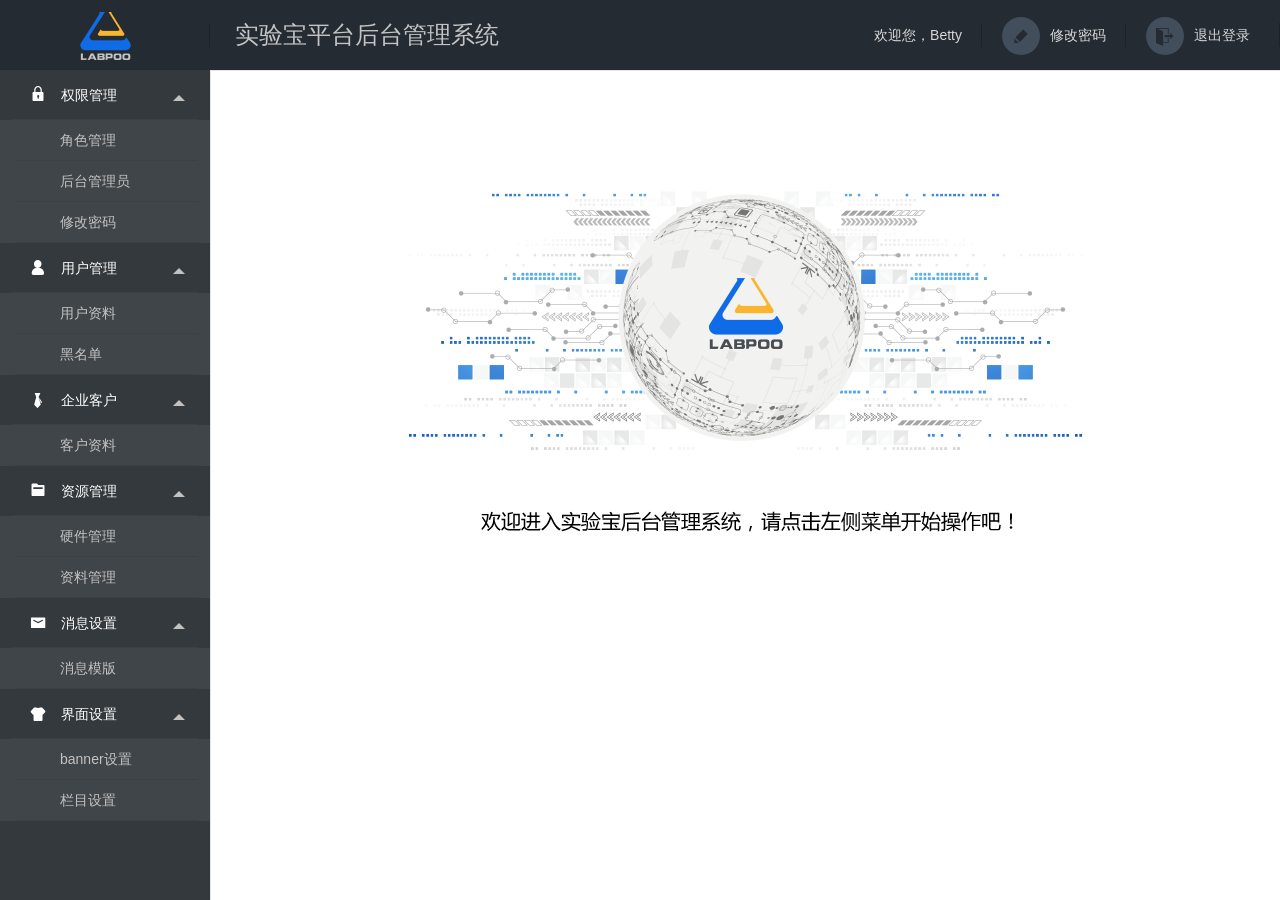
<file: index.html>
<!DOCTYPE html>
<html>
<head>
  <meta charset="utf-8">
  <meta name="viewport" content="width=device-width, initial-scale=1, maximum-scale=1">
  <title>实验宝平台后台管理系统</title>
  <link rel="stylesheet" href="layui/css/layui.css">
  <link rel="stylesheet" href="css/frame.css">
</head>
<body>
<!--header 导航栏-->
<header class="layui-layout layui-layout-admin">
  <div class="layui-header lps-header header header-demo">
    <div class="layui-main">
      <a class="logo" href="/">
        <img src="img/logo.png" alt="layui">
      </a>
      <h2 class="title">实验宝平台后台管理系统</h2>
      <ul class="lps-nav">
        <li>欢迎您，Betty</li>
        <li><span><i class="iconfont icon-moban162"></i></span><span>修改密码</span></li>
        <li onclick="window.location.href='login.html'"><span><i class="iconfont icon-tuichu"></i></span><span>退出登录</span></li>
      </ul>
    </div>
  </div>
</header>

<!--menu 左侧菜单-->
<nav class="lps-menu">
  <ul class="layui-nav layui-nav-tree" lay-filter="menu">
    <li class="layui-nav-item layui-nav-itemed">
      <a href="javascript:;">
        <i class="iconfont icon-suo"></i><span class="menu-title">权限管理</span>
      </a>
      <dl class="layui-nav-child">
        <dd lps-menu="test.html"><a href="javascript:;">角色管理</a></dd>
        <dd lps-menu="test.html"><a href="javascript:;">后台管理员</a></dd>
        <dd lps-menu="test.html"><a href="javascript:;">修改密码</a></dd>
      </dl>
    </li>
    <li class="layui-nav-item layui-nav-itemed">
      <a href="javascript:;">
        <i class="iconfont icon-yonghu"></i><span class="menu-title">用户管理</span>
      </a>
      <dl class="layui-nav-child">
        <dd><a href="javascript:;">用户资料</a></dd>
        <dd><a href="javascript:;">黑名单</a></dd>
      </dl>
    </li>
    <li class="layui-nav-item layui-nav-itemed">
      <a href="javascript:;">
        <i class="iconfont icon-augiclingdaihou"></i><span class="menu-title">企业客户</span>
      </a>
      <dl class="layui-nav-child">
        <dd><a href="javascript:;">客户资料</a></dd>
      </dl>
    </li>
    <li class="layui-nav-item layui-nav-itemed">
      <a href="javascript:;">
        <i class="iconfont icon-file"></i><span class="menu-title">资源管理</span>
      </a>
      <dl class="layui-nav-child">
        <dd><a href="javascript:;">硬件管理</a></dd>
        <dd><a href="javascript:;">资料管理</a></dd>
      </dl>
    </li>
    <li class="layui-nav-item layui-nav-itemed">
      <a href="javascript:;">
        <i class="iconfont icon-xiaoxi"></i><span class="menu-title">消息设置</span>
      </a>
      <dl class="layui-nav-child">
        <dd><a href="javascript:;">消息模版</a></dd>
      </dl>
    </li>
    <li class="layui-nav-item layui-nav-itemed">
      <a href="javascript:;">
        <i class="iconfont icon-yifu"></i><span class="menu-title">界面设置</span>
      </a>
      <dl class="layui-nav-child">
        <dd><a href="javascript:;">banner设置</a></dd>
        <dd><a href="javascript:;">栏目设置</a></dd>
      </dl>
    </li>
  </ul>
</nav>

<div class="lps-module">
  <div class="lps-breadcrumb">
    <span class="layui-breadcrumb">
      <a href="javascript:void(0);">权限管理</a>
      <a><cite>后台管理员</cite></a>
    </span>
  </div>
  <div class="lps-iframe">
    <iframe id="lps-iframe" src="pages/welcome.html"></iframe>
  </div>
</div>

<script src="layui/layui.js"></script>
<script src="js/underscore-min.js"></script>
<script src="js/frame.js"></script>
</body>
</html>
</file>
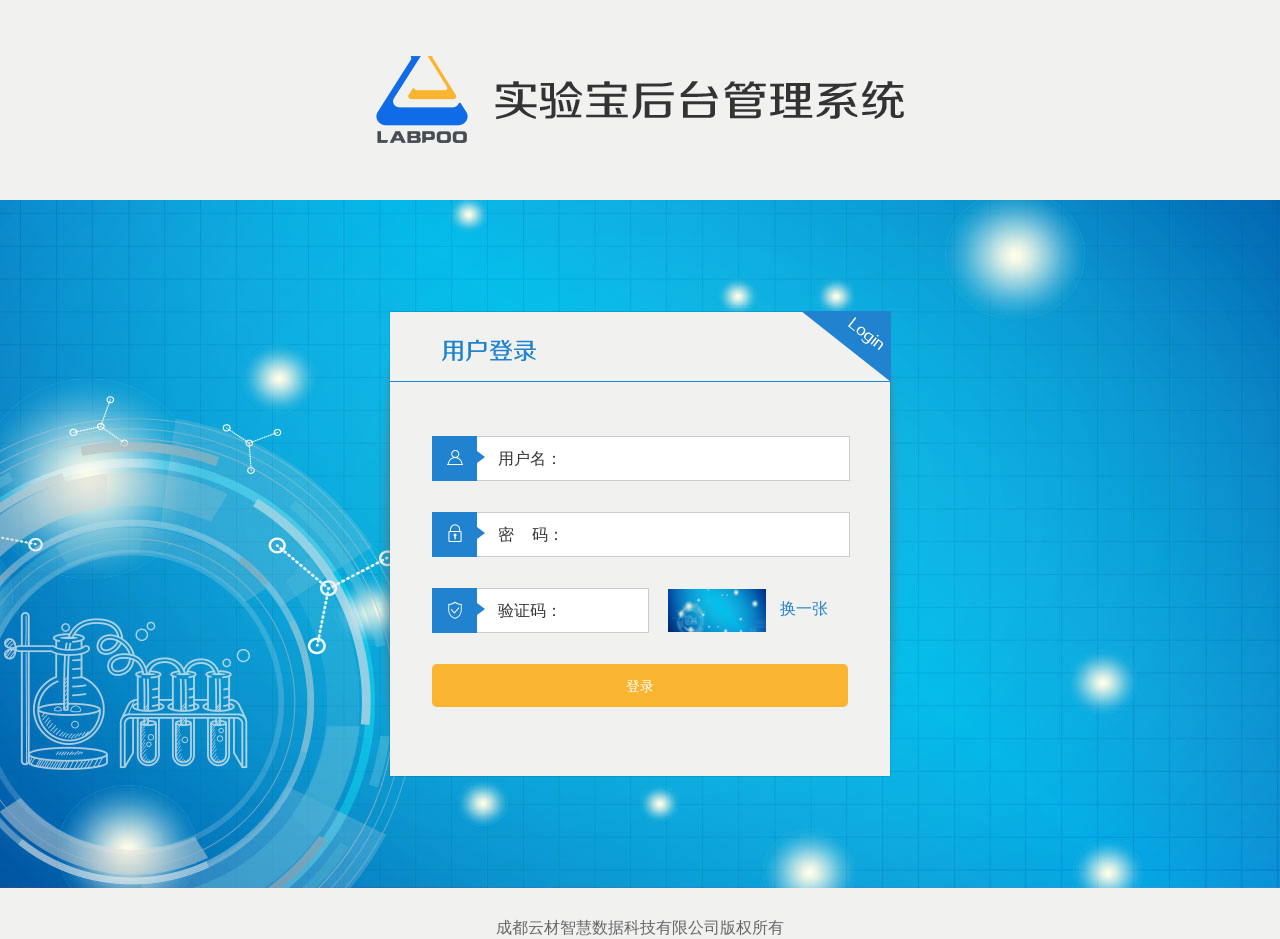
<file: login.html>
<!DOCTYPE html>
<html lang="en">
<head>
  <meta charset="utf-8">
  <meta name="viewport" content="width=device-width, initial-scale=1, maximum-scale=1">
  <title>登录-实验宝平台后台管理系统</title>
  <link rel="stylesheet" href="layui/css/layui.css">
  <link rel="stylesheet" href="font/iconfont.css">
  <link rel="stylesheet" href="css/login.css">
</head>
<body>
<div class="login-logo">
  <i></i>
</div>
<div class="login-middle">
  <div class="content">
    <ul>
      <li>
        <span class="input-label"><i class="iconfont icon-yonghu1"></i></span>
        <span class="input-title">用户名：</span>
        <input type="text" class="input-box" placeholder="">
      </li>
      <li>
        <span class="input-label"><i class="iconfont icon-suo1"></i></span>
        <span class="input-title">密 &nbsp;&nbsp; 码：</span>
        <input type="password" class="input-box" placeholder="">
      </li>
      <li class="code-box">
        <span class="input-label"><i class="iconfont icon-dunpai" style="font-size: 16px"></i></span>
        <span class="input-title">验证码：</span>
        <input type="text" class="input-box" placeholder="">
        <div class="code">
          <img src="img/login-back.jpg">
          <span>换一张</span>
        </div>
      </li>
      <li class="btn-login" onclick="window.location.href='index.html'">登录</li>
    </ul>
  </div>
</div>

<h5 class="login-footer">成都云材智慧数据科技有限公司版权所有</h5>
</body>
</html>
</file>
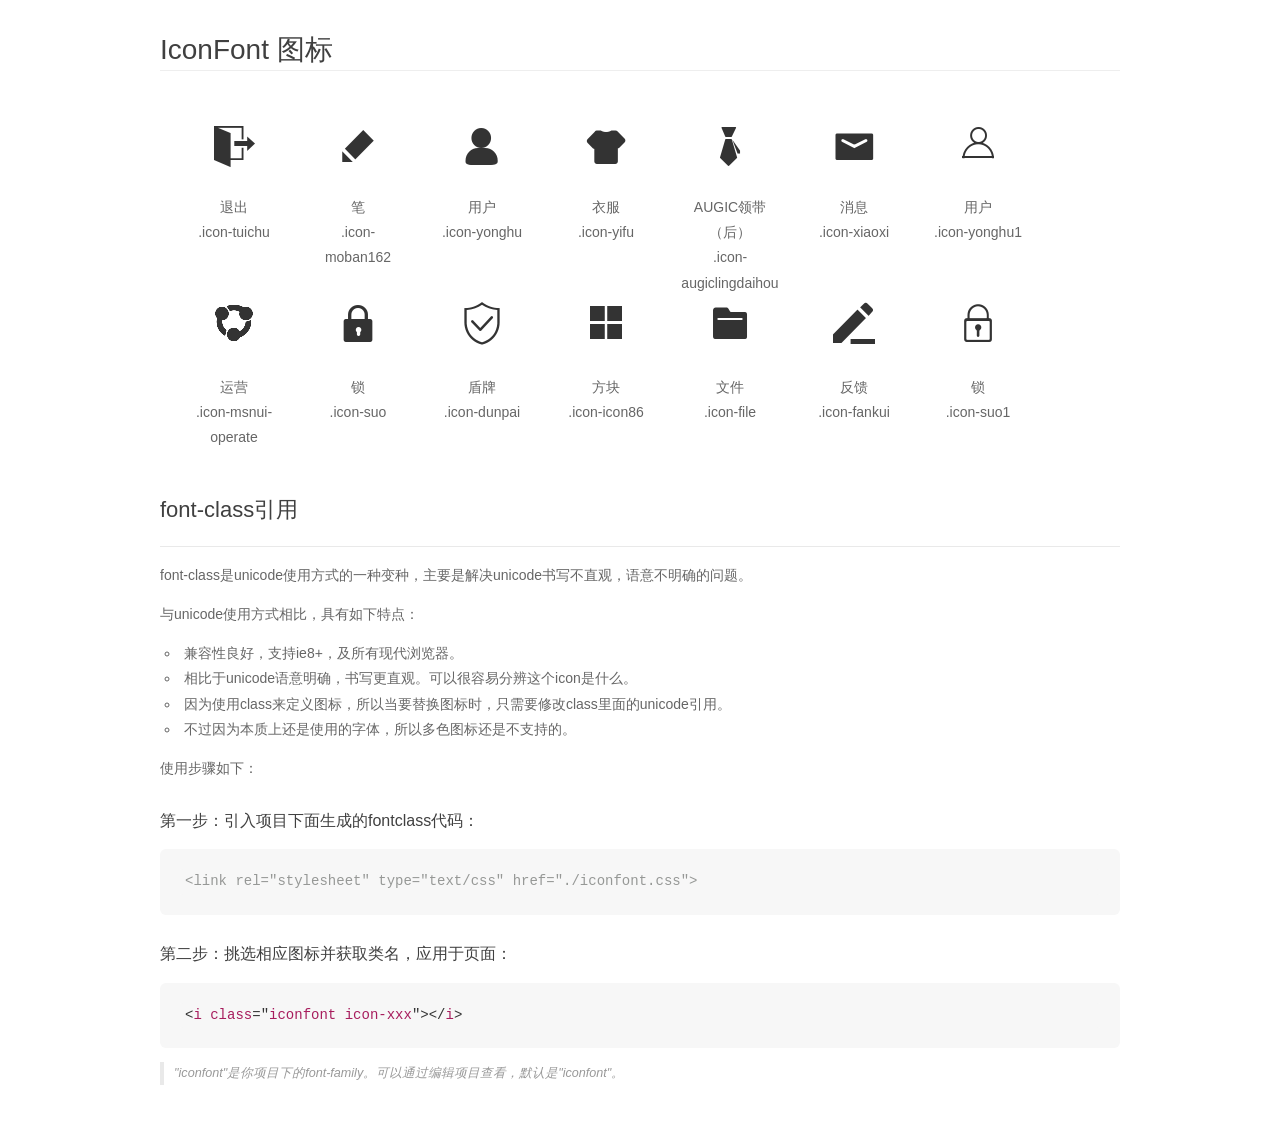
<file: font/demo_fontclass.html>
<!DOCTYPE html>
<html>
<head>
    <meta charset="utf-8"/>
    <title>IconFont</title>
    <link rel="stylesheet" href="demo.css">
    <link rel="stylesheet" href="iconfont.css">
</head>
<body>
    <div class="main markdown">
        <h1>IconFont 图标</h1>
        <ul class="icon_lists clear">
            
                <li>
                <i class="icon iconfont icon-tuichu"></i>
                    <div class="name">退出</div>
                    <div class="fontclass">.icon-tuichu</div>
                </li>
            
                <li>
                <i class="icon iconfont icon-moban162"></i>
                    <div class="name">笔</div>
                    <div class="fontclass">.icon-moban162</div>
                </li>
            
                <li>
                <i class="icon iconfont icon-yonghu"></i>
                    <div class="name">用户</div>
                    <div class="fontclass">.icon-yonghu</div>
                </li>
            
                <li>
                <i class="icon iconfont icon-yifu"></i>
                    <div class="name">衣服</div>
                    <div class="fontclass">.icon-yifu</div>
                </li>
            
                <li>
                <i class="icon iconfont icon-augiclingdaihou"></i>
                    <div class="name">AUGIC领带（后）</div>
                    <div class="fontclass">.icon-augiclingdaihou</div>
                </li>
            
                <li>
                <i class="icon iconfont icon-xiaoxi"></i>
                    <div class="name">消息</div>
                    <div class="fontclass">.icon-xiaoxi</div>
                </li>
            
                <li>
                <i class="icon iconfont icon-yonghu1"></i>
                    <div class="name">用户</div>
                    <div class="fontclass">.icon-yonghu1</div>
                </li>
            
                <li>
                <i class="icon iconfont icon-msnui-operate"></i>
                    <div class="name">运营</div>
                    <div class="fontclass">.icon-msnui-operate</div>
                </li>
            
                <li>
                <i class="icon iconfont icon-suo"></i>
                    <div class="name">锁</div>
                    <div class="fontclass">.icon-suo</div>
                </li>
            
                <li>
                <i class="icon iconfont icon-dunpai"></i>
                    <div class="name">盾牌</div>
                    <div class="fontclass">.icon-dunpai</div>
                </li>
            
                <li>
                <i class="icon iconfont icon-icon86"></i>
                    <div class="name">方块</div>
                    <div class="fontclass">.icon-icon86</div>
                </li>
            
                <li>
                <i class="icon iconfont icon-file"></i>
                    <div class="name">文件</div>
                    <div class="fontclass">.icon-file</div>
                </li>
            
                <li>
                <i class="icon iconfont icon-fankui"></i>
                    <div class="name">反馈</div>
                    <div class="fontclass">.icon-fankui</div>
                </li>
            
                <li>
                <i class="icon iconfont icon-suo1"></i>
                    <div class="name">锁</div>
                    <div class="fontclass">.icon-suo1</div>
                </li>
            
        </ul>

        <h2 id="font-class-">font-class引用</h2>
        <hr>

        <p>font-class是unicode使用方式的一种变种，主要是解决unicode书写不直观，语意不明确的问题。</p>
        <p>与unicode使用方式相比，具有如下特点：</p>
        <ul>
        <li>兼容性良好，支持ie8+，及所有现代浏览器。</li>
        <li>相比于unicode语意明确，书写更直观。可以很容易分辨这个icon是什么。</li>
        <li>因为使用class来定义图标，所以当要替换图标时，只需要修改class里面的unicode引用。</li>
        <li>不过因为本质上还是使用的字体，所以多色图标还是不支持的。</li>
        </ul>
        <p>使用步骤如下：</p>
        <h3 id="-fontclass-">第一步：引入项目下面生成的fontclass代码：</h3>


        <pre><code class="lang-js hljs javascript"><span class="hljs-comment">&lt;link rel="stylesheet" type="text/css" href="./iconfont.css"&gt;</span></code></pre>
        <h3 id="-">第二步：挑选相应图标并获取类名，应用于页面：</h3>
        <pre><code class="lang-css hljs">&lt;<span class="hljs-selector-tag">i</span> <span class="hljs-selector-tag">class</span>="<span class="hljs-selector-tag">iconfont</span> <span class="hljs-selector-tag">icon-xxx</span>"&gt;&lt;/<span class="hljs-selector-tag">i</span>&gt;</code></pre>
        <blockquote>
        <p>"iconfont"是你项目下的font-family。可以通过编辑项目查看，默认是"iconfont"。</p>
        </blockquote>
    </div>
</body>
</html>
</file>
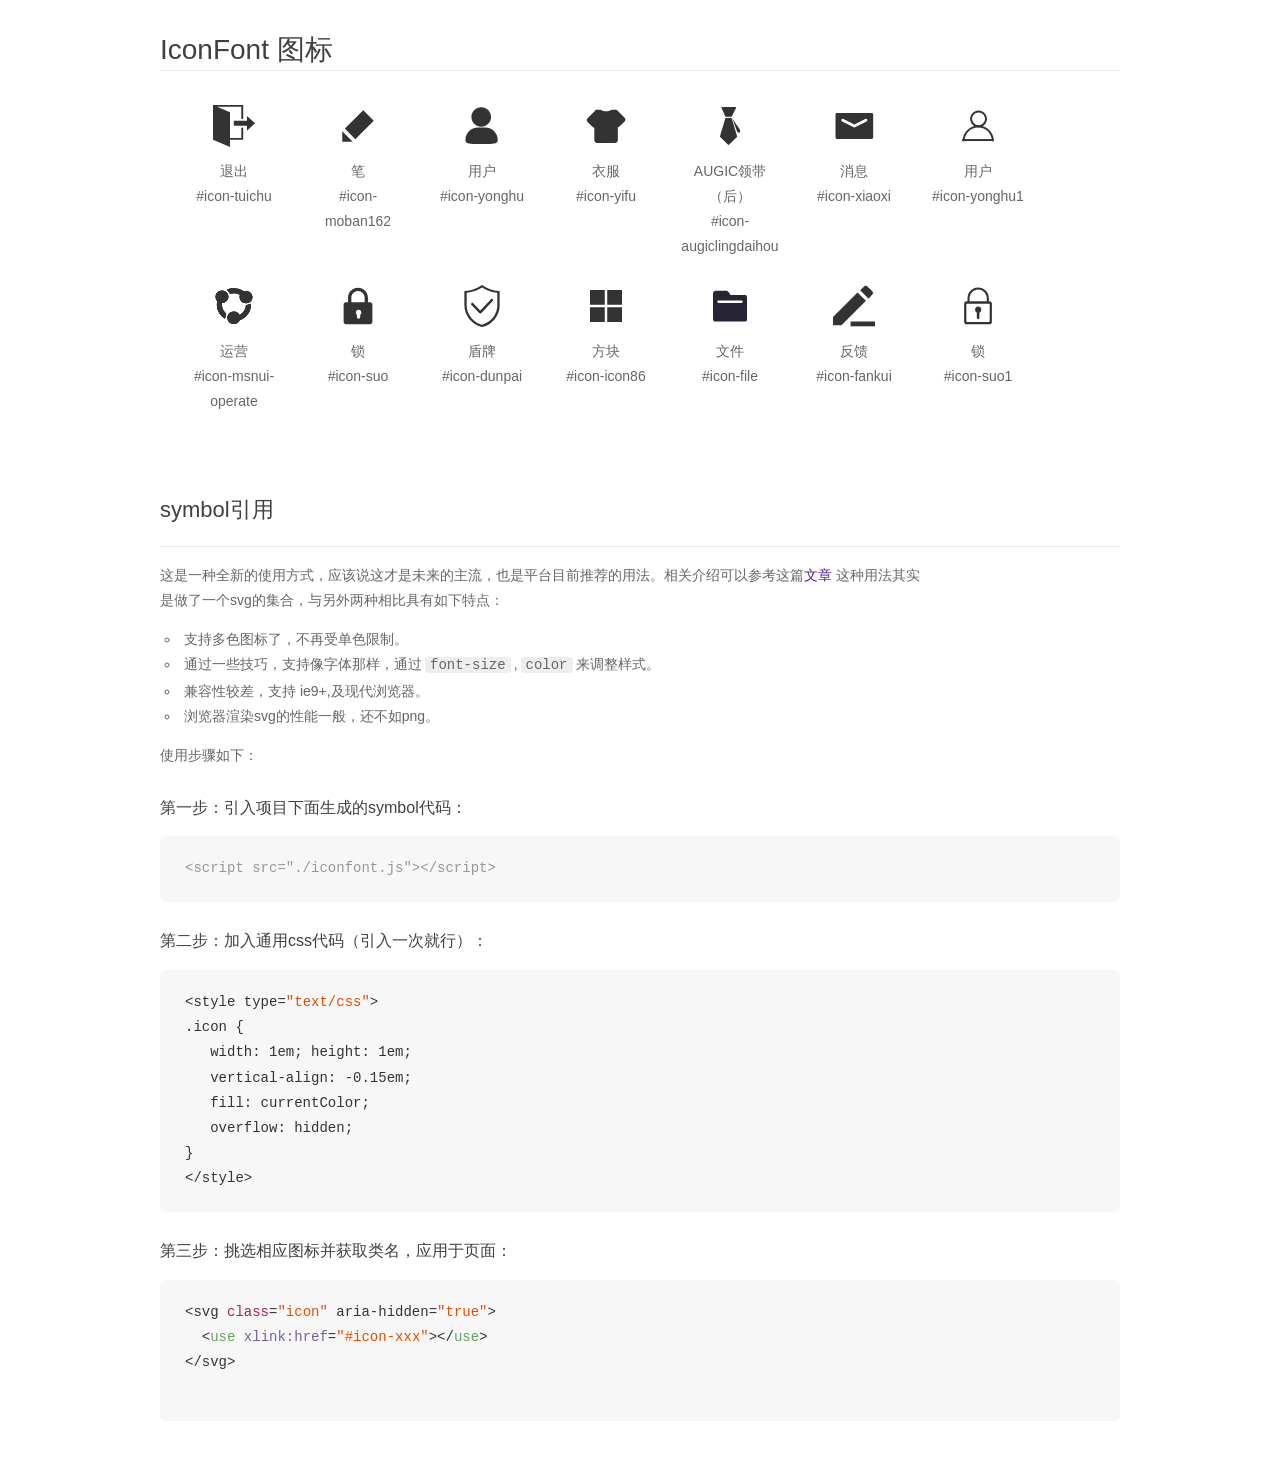
<file: font/demo_symbol.html>
<!DOCTYPE html>
<html>
<head>
    <meta charset="utf-8"/>
    <title>IconFont</title>
    <link rel="stylesheet" href="demo.css">
    <script src="iconfont.js"></script>

    <style type="text/css">
        .icon {
          /* 通过设置 font-size 来改变图标大小 */
          width: 1em; height: 1em;
          /* 图标和文字相邻时，垂直对齐 */
          vertical-align: -0.15em;
          /* 通过设置 color 来改变 SVG 的颜色/fill */
          fill: currentColor;
          /* path 和 stroke 溢出 viewBox 部分在 IE 下会显示
             normalize.css 中也包含这行 */
          overflow: hidden;
        }

    </style>
</head>
<body>
    <div class="main markdown">
        <h1>IconFont 图标</h1>
        <ul class="icon_lists clear">
            
                <li>
                    <svg class="icon" aria-hidden="true">
                        <use xlink:href="#icon-tuichu"></use>
                    </svg>
                    <div class="name">退出</div>
                    <div class="fontclass">#icon-tuichu</div>
                </li>
            
                <li>
                    <svg class="icon" aria-hidden="true">
                        <use xlink:href="#icon-moban162"></use>
                    </svg>
                    <div class="name">笔</div>
                    <div class="fontclass">#icon-moban162</div>
                </li>
            
                <li>
                    <svg class="icon" aria-hidden="true">
                        <use xlink:href="#icon-yonghu"></use>
                    </svg>
                    <div class="name">用户</div>
                    <div class="fontclass">#icon-yonghu</div>
                </li>
            
                <li>
                    <svg class="icon" aria-hidden="true">
                        <use xlink:href="#icon-yifu"></use>
                    </svg>
                    <div class="name">衣服</div>
                    <div class="fontclass">#icon-yifu</div>
                </li>
            
                <li>
                    <svg class="icon" aria-hidden="true">
                        <use xlink:href="#icon-augiclingdaihou"></use>
                    </svg>
                    <div class="name">AUGIC领带（后）</div>
                    <div class="fontclass">#icon-augiclingdaihou</div>
                </li>
            
                <li>
                    <svg class="icon" aria-hidden="true">
                        <use xlink:href="#icon-xiaoxi"></use>
                    </svg>
                    <div class="name">消息</div>
                    <div class="fontclass">#icon-xiaoxi</div>
                </li>
            
                <li>
                    <svg class="icon" aria-hidden="true">
                        <use xlink:href="#icon-yonghu1"></use>
                    </svg>
                    <div class="name">用户</div>
                    <div class="fontclass">#icon-yonghu1</div>
                </li>
            
                <li>
                    <svg class="icon" aria-hidden="true">
                        <use xlink:href="#icon-msnui-operate"></use>
                    </svg>
                    <div class="name">运营</div>
                    <div class="fontclass">#icon-msnui-operate</div>
                </li>
            
                <li>
                    <svg class="icon" aria-hidden="true">
                        <use xlink:href="#icon-suo"></use>
                    </svg>
                    <div class="name">锁</div>
                    <div class="fontclass">#icon-suo</div>
                </li>
            
                <li>
                    <svg class="icon" aria-hidden="true">
                        <use xlink:href="#icon-dunpai"></use>
                    </svg>
                    <div class="name">盾牌</div>
                    <div class="fontclass">#icon-dunpai</div>
                </li>
            
                <li>
                    <svg class="icon" aria-hidden="true">
                        <use xlink:href="#icon-icon86"></use>
                    </svg>
                    <div class="name">方块</div>
                    <div class="fontclass">#icon-icon86</div>
                </li>
            
                <li>
                    <svg class="icon" aria-hidden="true">
                        <use xlink:href="#icon-file"></use>
                    </svg>
                    <div class="name">文件</div>
                    <div class="fontclass">#icon-file</div>
                </li>
            
                <li>
                    <svg class="icon" aria-hidden="true">
                        <use xlink:href="#icon-fankui"></use>
                    </svg>
                    <div class="name">反馈</div>
                    <div class="fontclass">#icon-fankui</div>
                </li>
            
                <li>
                    <svg class="icon" aria-hidden="true">
                        <use xlink:href="#icon-suo1"></use>
                    </svg>
                    <div class="name">锁</div>
                    <div class="fontclass">#icon-suo1</div>
                </li>
            
        </ul>


        <h2 id="symbol-">symbol引用</h2>
        <hr>

        <p>这是一种全新的使用方式，应该说这才是未来的主流，也是平台目前推荐的用法。相关介绍可以参考这篇<a href="">文章</a>
        这种用法其实是做了一个svg的集合，与另外两种相比具有如下特点：</p>
        <ul>
          <li>支持多色图标了，不再受单色限制。</li>
          <li>通过一些技巧，支持像字体那样，通过<code>font-size</code>,<code>color</code>来调整样式。</li>
          <li>兼容性较差，支持 ie9+,及现代浏览器。</li>
          <li>浏览器渲染svg的性能一般，还不如png。</li>
        </ul>
        <p>使用步骤如下：</p>
        <h3 id="-symbol-">第一步：引入项目下面生成的symbol代码：</h3>
        <pre><code class="lang-js hljs javascript"><span class="hljs-comment">&lt;script src="./iconfont.js"&gt;&lt;/script&gt;</span></code></pre>
        <h3 id="-css-">第二步：加入通用css代码（引入一次就行）：</h3>
        <pre><code class="lang-js hljs javascript">&lt;style type=<span class="hljs-string">"text/css"</span>&gt;
.icon {
   width: <span class="hljs-number">1</span>em; height: <span class="hljs-number">1</span>em;
   vertical-align: <span class="hljs-number">-0.15</span>em;
   fill: currentColor;
   overflow: hidden;
}
&lt;<span class="hljs-regexp">/style&gt;</span></code></pre>
        <h3 id="-">第三步：挑选相应图标并获取类名，应用于页面：</h3>
        <pre><code class="lang-js hljs javascript">&lt;svg <span class="hljs-class"><span class="hljs-keyword">class</span></span>=<span class="hljs-string">"icon"</span> aria-hidden=<span class="hljs-string">"true"</span>&gt;<span class="xml"><span class="hljs-tag">
  &lt;<span class="hljs-name">use</span> <span class="hljs-attr">xlink:href</span>=<span class="hljs-string">"#icon-xxx"</span>&gt;</span><span class="hljs-tag">&lt;/<span class="hljs-name">use</span>&gt;</span>
</span>&lt;<span class="hljs-regexp">/svg&gt;
        </span></code></pre>
    </div>
</body>
</html>
</file>
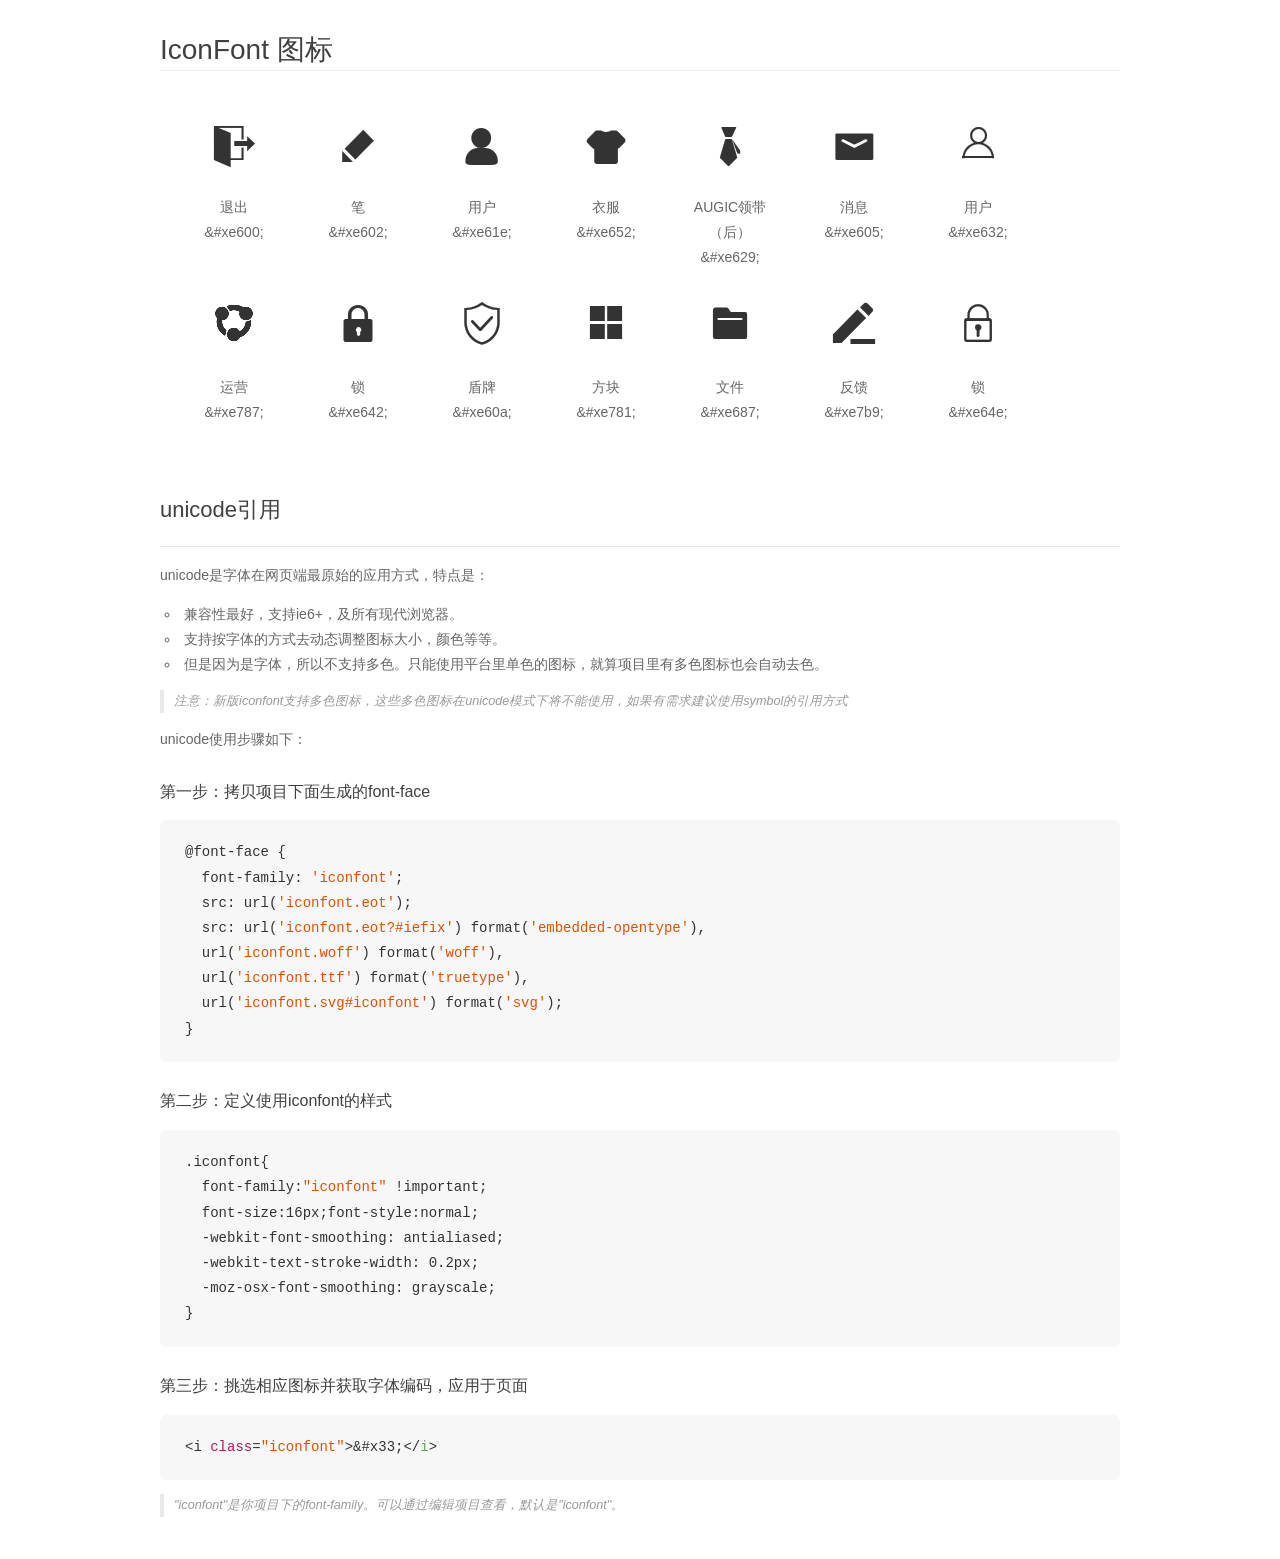
<file: font/demo_unicode.html>
<!DOCTYPE html>
<html>
<head>
    <meta charset="utf-8"/>
    <title>IconFont</title>
    <link rel="stylesheet" href="demo.css">

    <style type="text/css">

        @font-face {font-family: "iconfont";
          src: url('iconfont.eot'); /* IE9*/
          src: url('iconfont.eot#iefix') format('embedded-opentype'), /* IE6-IE8 */
          url('iconfont.woff') format('woff'), /* chrome, firefox */
          url('iconfont.ttf') format('truetype'), /* chrome, firefox, opera, Safari, Android, iOS 4.2+*/
          url('iconfont.svg#iconfont') format('svg'); /* iOS 4.1- */
        }

        .iconfont {
          font-family:"iconfont" !important;
          font-size:16px;
          font-style:normal;
          -webkit-font-smoothing: antialiased;
          -webkit-text-stroke-width: 0.2px;
          -moz-osx-font-smoothing: grayscale;
        }

    </style>
</head>
<body>
    <div class="main markdown">
        <h1>IconFont 图标</h1>
        <ul class="icon_lists clear">
            
                <li>
                <i class="icon iconfont">&#xe600;</i>
                    <div class="name">退出</div>
                    <div class="code">&amp;#xe600;</div>
                </li>
            
                <li>
                <i class="icon iconfont">&#xe602;</i>
                    <div class="name">笔</div>
                    <div class="code">&amp;#xe602;</div>
                </li>
            
                <li>
                <i class="icon iconfont">&#xe61e;</i>
                    <div class="name">用户</div>
                    <div class="code">&amp;#xe61e;</div>
                </li>
            
                <li>
                <i class="icon iconfont">&#xe652;</i>
                    <div class="name">衣服</div>
                    <div class="code">&amp;#xe652;</div>
                </li>
            
                <li>
                <i class="icon iconfont">&#xe629;</i>
                    <div class="name">AUGIC领带（后）</div>
                    <div class="code">&amp;#xe629;</div>
                </li>
            
                <li>
                <i class="icon iconfont">&#xe605;</i>
                    <div class="name">消息</div>
                    <div class="code">&amp;#xe605;</div>
                </li>
            
                <li>
                <i class="icon iconfont">&#xe632;</i>
                    <div class="name">用户</div>
                    <div class="code">&amp;#xe632;</div>
                </li>
            
                <li>
                <i class="icon iconfont">&#xe787;</i>
                    <div class="name">运营</div>
                    <div class="code">&amp;#xe787;</div>
                </li>
            
                <li>
                <i class="icon iconfont">&#xe642;</i>
                    <div class="name">锁</div>
                    <div class="code">&amp;#xe642;</div>
                </li>
            
                <li>
                <i class="icon iconfont">&#xe60a;</i>
                    <div class="name">盾牌</div>
                    <div class="code">&amp;#xe60a;</div>
                </li>
            
                <li>
                <i class="icon iconfont">&#xe781;</i>
                    <div class="name">方块</div>
                    <div class="code">&amp;#xe781;</div>
                </li>
            
                <li>
                <i class="icon iconfont">&#xe687;</i>
                    <div class="name">文件</div>
                    <div class="code">&amp;#xe687;</div>
                </li>
            
                <li>
                <i class="icon iconfont">&#xe7b9;</i>
                    <div class="name">反馈</div>
                    <div class="code">&amp;#xe7b9;</div>
                </li>
            
                <li>
                <i class="icon iconfont">&#xe64e;</i>
                    <div class="name">锁</div>
                    <div class="code">&amp;#xe64e;</div>
                </li>
            
        </ul>
        <h2 id="unicode-">unicode引用</h2>
        <hr>

        <p>unicode是字体在网页端最原始的应用方式，特点是：</p>
        <ul>
        <li>兼容性最好，支持ie6+，及所有现代浏览器。</li>
        <li>支持按字体的方式去动态调整图标大小，颜色等等。</li>
        <li>但是因为是字体，所以不支持多色。只能使用平台里单色的图标，就算项目里有多色图标也会自动去色。</li>
        </ul>
        <blockquote>
        <p>注意：新版iconfont支持多色图标，这些多色图标在unicode模式下将不能使用，如果有需求建议使用symbol的引用方式</p>
        </blockquote>
        <p>unicode使用步骤如下：</p>
        <h3 id="-font-face">第一步：拷贝项目下面生成的font-face</h3>
        <pre><code class="lang-js hljs javascript">@font-face {
  font-family: <span class="hljs-string">'iconfont'</span>;
  src: url(<span class="hljs-string">'iconfont.eot'</span>);
  src: url(<span class="hljs-string">'iconfont.eot?#iefix'</span>) format(<span class="hljs-string">'embedded-opentype'</span>),
  url(<span class="hljs-string">'iconfont.woff'</span>) format(<span class="hljs-string">'woff'</span>),
  url(<span class="hljs-string">'iconfont.ttf'</span>) format(<span class="hljs-string">'truetype'</span>),
  url(<span class="hljs-string">'iconfont.svg#iconfont'</span>) format(<span class="hljs-string">'svg'</span>);
}
</code></pre>
        <h3 id="-iconfont-">第二步：定义使用iconfont的样式</h3>
        <pre><code class="lang-js hljs javascript">.iconfont{
  font-family:<span class="hljs-string">"iconfont"</span> !important;
  font-size:<span class="hljs-number">16</span>px;font-style:normal;
  -webkit-font-smoothing: antialiased;
  -webkit-text-stroke-width: <span class="hljs-number">0.2</span>px;
  -moz-osx-font-smoothing: grayscale;
}
</code></pre>
        <h3 id="-">第三步：挑选相应图标并获取字体编码，应用于页面</h3>
        <pre><code class="lang-js hljs javascript">&lt;i <span class="hljs-class"><span class="hljs-keyword">class</span></span>=<span class="hljs-string">"iconfont"</span>&gt;&amp;#x33;<span class="xml"><span class="hljs-tag">&lt;/<span class="hljs-name">i</span>&gt;</span></span></code></pre>

        <blockquote>
        <p>"iconfont"是你项目下的font-family。可以通过编辑项目查看，默认是"iconfont"。</p>
        </blockquote>
    </div>


</body>
</html>
</file>
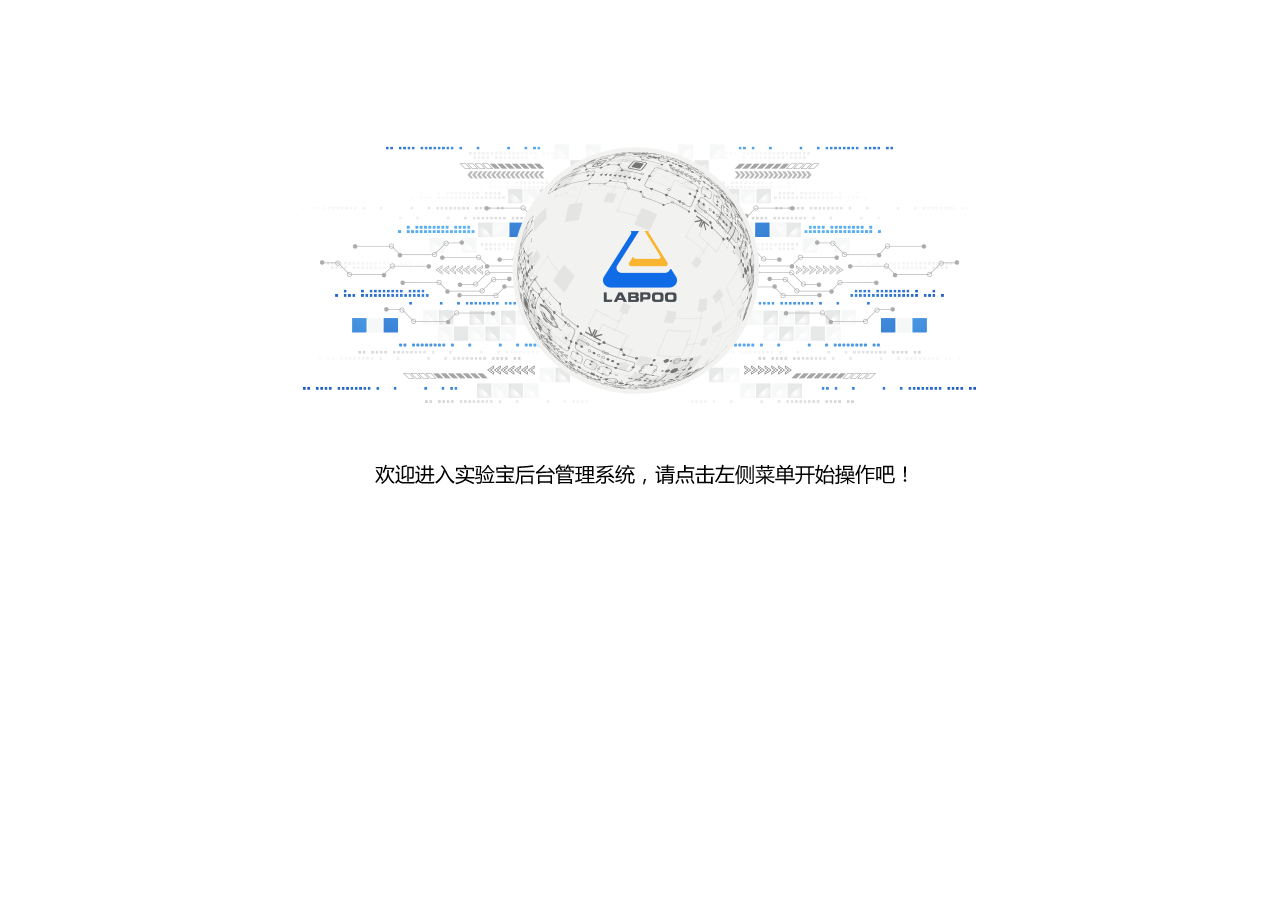
<file: pages/welcome.html>
<!DOCTYPE html>
<html lang="en">
<head>
  <meta charset="utf-8">
  <meta name="viewport" content="width=device-width, initial-scale=1, maximum-scale=1">
  <title>实验宝平台后台管理系统</title>
  <link rel="stylesheet" href="../layui/css/layui.css">
  <style>
    .lps-box {
      background-image: url("../img/welcome-back.png");
      width: 677px;
      height: 341px;
      position: fixed;
      top: 35%;
      left: 50%;
      margin-top: -171px;
      margin-left: -339px;
    }
  </style>
</head>
<body style="position: relative;width: 100%;height: 100%">

<div class="lps-box"></div>

<script type="text/javascript">
  (function () {
    if (parent.$p) {
      parent.$p.NavTitle(null, {hide: true});
    }
  })();
</script>
</body>
</html>
</file>
<file: layui/css/layui.css>
/** layui-v1.0.7 LGPL License By http://www.layui.com */
 .layui-btn,.layui-inline,img{vertical-align:middle}.layui-btn,.layui-unselect{-webkit-user-select:none;-ms-user-select:none;-moz-user-select:none}.layui-laypage a,a{text-decoration:none}.layui-btn,.layui-tree li i,.layui-unselect{-moz-user-select:none}.layui-form-select dl,.layui-nav-child{min-width:100%;box-shadow:0 2px 4px rgba(0,0,0,.12)}blockquote,body,button,dd,div,dl,dt,form,h1,h2,h3,h4,h5,h6,input,li,ol,p,pre,td,textarea,th,ul{margin:0;padding:0;-webkit-tap-highlight-color:rgba(0,0,0,0)}a:active,a:hover{outline:0}img{display:inline-block;border:none}li{list-style:none}table{border-collapse:collapse;border-spacing:0}h1,h2,h3{font-size:14px;font-weight:400}h4,h5,h6{font-size:100%;font-weight:400}button,input,optgroup,option,select,textarea{font-family:inherit;font-size:inherit;font-style:inherit;font-weight:inherit;outline:0}pre{white-space:pre-wrap;white-space:-moz-pre-wrap;white-space:-pre-wrap;white-space:-o-pre-wrap;word-wrap:break-word}::-webkit-scrollbar{width:10px;height:10px}::-webkit-scrollbar-button:vertical{display:none}::-webkit-scrollbar-corner,::-webkit-scrollbar-track{background-color:#e2e2e2}::-webkit-scrollbar-thumb{border-radius:0;background-color:rgba(0,0,0,.3)}::-webkit-scrollbar-thumb:vertical:hover{background-color:rgba(0,0,0,.35)}::-webkit-scrollbar-thumb:vertical:active{background-color:rgba(0,0,0,.38)}@font-face{font-family:layui-icon;src:url(../font/iconfont.eot);src:url(../font/iconfont.eot?#iefix) format('embedded-opentype'),url(../font/iconfont.woff) format('woff'),url(../font/iconfont.ttf) format('truetype'),url(../font/iconfont.svg#iconfont) format('svg')}.layui-icon{font-family:layui-icon!important;font-size:16px;font-style:normal;-webkit-font-smoothing:antialiased;-moz-osx-font-smoothing:grayscale}body{line-height:24px;font:14px Helvetica Neue,Helvetica,PingFang SC,\5FAE\8F6F\96C5\9ED1,Tahoma,Arial,sans-serif}.layui-flow-more a cite,.layui-laypage em,.layui-tree li a cite,a cite{font-style:normal}hr{height:1px;margin:10px 0;border:0;background-color:#e2e2e2;clear:both}a{color:#333}a:hover{color:#777}a cite{*cursor:pointer}.layui-box,.layui-box *{-webkit-box-sizing:content-box!important;-moz-box-sizing:content-box!important;box-sizing:content-box!important}.layui-border-box,.layui-border-box *{-webkit-box-sizing:border-box!important;-moz-box-sizing:border-box!important;box-sizing:border-box!important}.layui-clear{clear:both;*zoom:1}.layui-clear:after{content:'\20';clear:both;*zoom:1;display:block;height:0}.layui-inline{position:relative;display:inline-block;*display:inline;*zoom:1}.layui-edge{position:absolute;width:0;height:0;border-style:dashed;border-color:transparent;overflow:hidden}.layui-elip{text-overflow:ellipsis;overflow:hidden;white-space:nowrap}.layui-disabled,.layui-disabled:hover{color:#d2d2d2!important;cursor:not-allowed!important}.layui-circle{border-radius:100%}.layui-show{display:block!important}.layui-hide{display:none!important}.layui-main{position:relative;width:1140px;margin:0 auto}.layui-header{position:relative;z-index:1000;height:65px}.layui-header a:hover{transition:all .5s;-webkit-transition:all .5s}.layui-side{position:fixed;top:0;bottom:0;z-index:999;width:200px;overflow-x:hidden}.layui-side-scroll{width:220px;height:100%;overflow-x:hidden}.layui-body{position:absolute;left:200px;right:0;top:0;bottom:0;z-index:998;width:auto;overflow:hidden;overflow-y:auto;-webkit-box-sizing:border-box;-moz-box-sizing:border-box;box-sizing:border-box}.layui-layout-admin .layui-header{border-bottom:5px solid #1AA094}.layui-layout-admin .layui-side{top:70px;width:200px;overflow-x:hidden}.layui-layout-admin .layui-body{top:70px;bottom:44px}.layui-layout-admin .layui-main{width:auto;margin:0 15px}.layui-layout-admin .layui-footer{position:fixed;left:200px;right:0;bottom:0;height:44px;background-color:#eee}.layui-btn,.layui-input,.layui-select,.layui-textarea,.layui-upload-button{outline:0;-webkit-transition:border-color .3s cubic-bezier(.65,.05,.35,.5);transition:border-color .3s cubic-bezier(.65,.05,.35,.5);-webkit-box-sizing:border-box!important;-moz-box-sizing:border-box!important;box-sizing:border-box!important}.layui-elem-quote{margin-bottom:10px;padding:15px;line-height:22px;border-left:5px solid #6a96df;border-radius:0 2px 2px 0;background-color:#f2f2f2}.layui-quote-nm{border-color:#e2e2e2;border-style:solid;border-width:1px 1px 1px 5px;background:0 0}.layui-elem-field{margin-bottom:10px;padding:0;border:1px solid #e2e2e2}.layui-elem-field legend{margin-left:20px;padding:0 10px;font-size:20px;font-weight:300}.layui-field-title{margin:10px 0 20px;border:none;border-top:1px solid #e2e2e2}.layui-field-box{padding:10px 15px}.layui-field-title .layui-field-box{padding:10px 0}.layui-bg-black{background-color:#393D49;color:#c2c2c2}.layui-bg-black a{color:#c2c2c2}.layui-bg-black a:hover{color:#fff}.layui-bg-gray{background-color:#eee;color:#333}.layui-bg-green{background-color:#6a96df;color:#D7EEE8}.layui-bg-blue{background-color:#1E9FFF;color:#D7EEE8}.layui-word-aux{font-size:12px;color:#999;padding:0 5px}.layui-btn{display:inline-block;height:38px;line-height:38px;padding:0 18px;background-color:#6a96df;color:#fff;white-space:nowrap;text-align:center;border:none;border-radius:2px;cursor:pointer;opacity:.9;filter:alpha(opacity=90)}.layui-btn:hover{opacity:.8;filter:alpha(opacity=80);color:#fff}.layui-btn:active{opacity:1;filter:alpha(opacity=100)}.layui-btn+.layui-btn{margin-left:10px}.layui-btn-radius{border-radius:100px}.layui-btn .layui-icon{font-size:18px;vertical-align:bottom}.layui-btn-primary{border:1px solid #C9C9C9;background-color:#fff;color:#555}.layui-btn-primary:hover{border-color:#6a96df;color:#333}.layui-btn-normal{background-color:#1E9FFF}.layui-btn-warm{background-color:#F7B824}.layui-btn-danger{background-color:#FF5722}.layui-btn-disabled,.layui-btn-disabled:active,.layui-btn-disabled:hover{border:1px solid #e6e6e6;background-color:#FBFBFB;color:#C9C9C9;cursor:not-allowed;opacity:1}.layui-btn-big{height:44px;line-height:44px;padding:0 25px;font-size:16px}.layui-btn-small{height:30px;line-height:30px;padding:0 10px;font-size:12px}.layui-btn-small i{font-size:16px!important}.layui-btn-mini{height:22px;line-height:22px;padding:0 5px;font-size:12px}.layui-btn-mini i{font-size:14px!important}.layui-input,.layui-select,.layui-textarea{height:38px;line-height:38px;line-height:36px\9;border:1px solid #e6e6e6;background-color:#fff;border-radius:2px}.layui-form-label,.layui-form-mid,.layui-textarea{line-height:20px;position:relative}.layui-input,.layui-textarea{display:block;width:100%;padding-left:10px}.layui-input:hover,.layui-textarea:hover{border-color:#D2D2D2!important}.layui-input:focus,.layui-textarea:focus{border-color:#C9C9C9!important}.layui-textarea{min-height:100px;height:auto;padding:6px 10px;resize:vertical}.layui-select{padding:0 10px}.layui-form input[type=checkbox],.layui-form input[type=radio],.layui-form select{display:none}.layui-form-item{margin-bottom:15px;clear:both;*zoom:1}.layui-form-item:after{content:'\20';clear:both;*zoom:1;display:block;height:0}.layui-form-label{float:left;display:block;padding:9px 15px;width:80px;font-weight:400;text-align:right}.layui-form-item .layui-inline{margin-bottom:5px;margin-right:10px}.layui-input-block,.layui-input-inline{position:relative}.layui-input-block{margin-left:110px;min-height:36px}.layui-input-inline{display:inline-block;vertical-align:middle}.layui-form-item .layui-input-inline{float:left;width:190px;margin-right:10px}.layui-form-text .layui-input-inline{width:auto}.layui-form-mid{float:left;display:block;padding:8px 0;margin-right:10px}.layui-form-danger+.layui-form-select .layui-input,.layui-form-danger:focus{border:1px solid #FF5722!important}.layui-form-select{position:relative}.layui-form-select .layui-input{padding-right:30px;cursor:pointer}.layui-form-select .layui-edge{position:absolute;right:10px;top:50%;margin-top:-3px;cursor:pointer;border-width:6px;border-top-color:#c2c2c2;border-top-style:solid;transition:all .3s;-webkit-transition:all .3s}.layui-form-checkbox,.layui-form-switch{-webkit-transition:.1s linear;cursor:pointer}.layui-form-select dl{display:none;position:absolute;left:0;top:42px;padding:5px 0;z-index:999;border:1px solid #d2d2d2;max-height:300px;overflow-y:auto;background-color:#fff;border-radius:2px;box-sizing:border-box}.layui-form-select dl dd,.layui-form-select dl dt{padding:0 10px;line-height:36px;white-space:nowrap;overflow:hidden;text-overflow:ellipsis}.layui-form-select dl dt{font-size:12px;color:#999}.layui-form-select dl dd{cursor:pointer}.layui-form-select dl dd:hover{background-color:#f2f2f2}.layui-form-select .layui-select-group dd{padding-left:20px}.layui-form-select dl dd.layui-this{background-color:#5FB878;color:#fff}.layui-form-checkbox,.layui-form-select dl dd.layui-disabled{background-color:#fff}.layui-form-selected dl{display:block}.layui-form-checkbox,.layui-form-checkbox *,.layui-form-radio,.layui-form-radio *,.layui-form-switch{display:inline-block;vertical-align:middle}.layui-form-selected .layui-edge{margin-top:-9px;-webkit-transform:rotate(180deg);transform:rotate(180deg);margin-top:-3px\9}:root .layui-form-selected .layui-edge{margin-top:-9px\0/IE9}.layui-select-disabled .layui-disabled{border-color:#eee!important}.layui-select-disabled .layui-edge{border-top-color:#d2d2d2}.layui-form-checkbox{position:relative;height:30px;line-height:28px;margin:4px 10px 0 0;padding-right:30px;border:1px solid #d2d2d2;font-size:0;border-radius:2px;transition:.1s linear;box-sizing:border-box!important}.layui-form-checkbox:hover{border:1px solid #c2c2c2}.layui-form-checkbox span{padding:0 10px;font-size:14px;background-color:#d2d2d2;color:#fff;overflow:hidden;white-space:nowrap;text-overflow:ellipsis}.layui-form-checkbox:hover span{background-color:#c2c2c2}.layui-form-checkbox i{position:absolute;right:0;width:37px;color:#fff;font-size:20px}.layui-form-checkbox:hover i{color:#c2c2c2}.layui-form-checked,.layui-form-checked:hover{border:1px solid #5FB878}.layui-form-checked span,.layui-form-checked:hover span{background-color:#5FB878}.layui-form-checked i,.layui-form-checked:hover i{color:#5FB878}.layui-form-switch{position:relative;height:22px;line-height:22px;width:40px;padding:0 5px;margin-top:8px;border:1px solid #d2d2d2;border-radius:20px;background-color:#fff;transition:.1s linear}.layui-form-switch i{position:absolute;left:5px;top:3px;width:16px;height:16px;border-radius:20px;background-color:#d2d2d2;-webkit-transition:.1s linear;transition:.1s linear}.layui-form-onswitch{border-color:#5FB878;background-color:#5FB878}.layui-form-onswitch:before{content:'ON';color:#fff}.layui-form-onswitch i{left:30px;background-color:#fff}.layui-checkbox-disbaled{border-color:#e2e2e2!important}.layui-checkbox-disbaled span{background-color:#e2e2e2!important}.layui-checkbox-disbaled:hover i{color:#fff!important}.layui-form-radio{line-height:28px;margin:6px 10px 0 0;padding-right:10px;cursor:pointer;font-size:0}.layui-form-radio i{margin-right:8px;font-size:22px;color:#c2c2c2}.layui-form-radio span{font-size:14px}.layui-form-radio i:hover,.layui-form-radioed i{color:#5FB878}.layui-radio-disbaled i{color:#e2e2e2!important}.layui-form-pane .layui-form-label{width:80px;padding:8px 15px;line-height:20px;border:1px solid #e6e6e6;border-radius:2px 0 0 2px;text-align:center;background-color:#FBFBFB;overflow:hidden;white-space:nowrap;text-overflow:ellipsis}.layui-form-pane .layui-input-inline{margin-left:-1px}.layui-form-pane .layui-input-block{margin-left:112px;left:-1px}.layui-form-pane .layui-input{border-radius:0 2px 2px 0}.layui-form-pane .layui-form-text .layui-form-label{float:none;width:100%;border-right:1px solid #e6e6e6;border-radius:2px;box-sizing:border-box!important;text-align:left}.layui-laypage button,.layui-laypage input,.layui-nav{-webkit-box-sizing:border-box!important;-moz-box-sizing:border-box!important}.layui-form-pane .layui-form-text .layui-input-inline{display:block;margin:0;top:-1px;clear:both}.layui-form-pane .layui-form-text .layui-input-block{margin:0;left:0;top:-1px}.layui-form-pane .layui-form-text .layui-textarea{min-height:100px;border-radius:0 0 2px 2px}.layui-form-pane .layui-input:hover,.layui-form-pane .layui-textarea:hover{border-color:#e6e6e6!important}.layui-form-pane .layui-input:focus,.layui-form-pane .layui-textarea:focus{border-color:#e6e6e6!important}.layui-form-pane .layui-form-checkbox{margin:0 0 10px 10px}.layui-form-pane .layui-form-radio,.layui-form-pane .layui-form-switch{margin-left:10px}.layui-layedit{border:1px solid #d2d2d2;border-radius:2px}.layui-layedit-tool{padding:3px 5px;border-bottom:1px solid #e2e2e2;font-size:0}.layedit-tool-fixed{position:fixed;top:0;border-top:1px solid #e2e2e2}.layui-layedit-tool .layedit-tool-mid,.layui-layedit-tool .layui-icon{display:inline-block;vertical-align:middle;text-align:center;font-size:14px}.layui-layedit-tool .layui-icon{position:relative;width:32px;height:30px;line-height:30px;margin:3px 5px;color:#777;cursor:pointer;border-radius:2px}.layui-layedit-tool .layui-icon:hover{color:#393D49}.layui-layedit-tool .layui-icon:active{color:#000}.layui-layedit-tool .layedit-tool-active{background-color:#e2e2e2;color:#000}.layui-layedit-tool .layui-disabled,.layui-layedit-tool .layui-disabled:hover{color:#d2d2d2;cursor:not-allowed}.layui-layedit-tool .layedit-tool-mid{width:1px;height:18px;margin:0 10px;background-color:#d2d2d2}.layedit-tool-html{width:50px!important;font-size:30px!important}.layedit-tool-b,.layedit-tool-code,.layedit-tool-help{font-size:16px!important}.layedit-tool-d,.layedit-tool-face,.layedit-tool-image,.layedit-tool-unlink{font-size:18px!important}.layedit-tool-image input{position:absolute;font-size:0;left:0;top:0;width:100%;height:100%;opacity:.01;filter:Alpha(opacity=1);cursor:pointer}.layui-layedit-iframe iframe{display:block;width:100%}#LAY_layedit_code{overflow:hidden}.layui-table{width:100%;margin:10px 0;background-color:#fff}.layui-table tr{transition:all .3s;-webkit-transition:all .3s}.layui-table thead tr{background-color:#f2f2f2}.layui-table th{text-align:left}.layui-table td,.layui-table th{padding:9px 15px;min-height:20px;line-height:20px;border:1px solid #e2e2e2;font-size:14px}.layui-table tr:hover,.layui-table[lay-even] tr:nth-child(even){background-color:#f8f8f8}.layui-table[lay-skin=line],.layui-table[lay-skin=row]{border:1px solid #e2e2e2}.layui-table[lay-skin=line] td,.layui-table[lay-skin=line] th{border:none;border-bottom:1px solid #e2e2e2}.layui-table[lay-skin=row] td,.layui-table[lay-skin=row] th{border:none;border-right:1px solid #e2e2e2}.layui-table[lay-skin=nob] td,.layui-table[lay-skin=nob] th{border:none}.layui-upload-button{position:relative;display:inline-block;vertical-align:middle;min-width:60px;height:38px;line-height:38px;border:1px solid #DFDFDF;border-radius:2px;overflow:hidden;background-color:#fff;color:#666}.layui-upload-button:hover{border:1px solid #aaa;color:#333}.layui-upload-button:active{border:1px solid #4CAF50;color:#000}.layui-upload-button input,.layui-upload-file{opacity:.01;filter:Alpha(opacity=1);cursor:pointer}.layui-upload-button input{position:absolute;left:0;top:0;z-index:10;font-size:100px;width:100%;height:100%}.layui-upload-icon{display:block;margin:0 15px;text-align:center}.layui-upload-icon i{margin-right:5px;vertical-align:top;font-size:20px;color:#5FB878}.layui-upload-iframe{position:absolute;width:0;height:0;border:0;visibility:hidden}.layui-upload-enter{border:1px solid #009E94;background-color:#009E94;color:#fff;-webkit-transform:scale(1.1);transform:scale(1.1)}.layui-upload-enter .layui-upload-icon,.layui-upload-enter .layui-upload-icon i{color:#fff}.layui-flow-more{margin:10px 0;text-align:center;color:#999;font-size:14px}.layui-flow-more a{height:32px;line-height:32px}.layui-flow-more a *{display:inline-block;vertical-align:top}.layui-flow-more a cite{padding:0 20px;border-radius:3px;background-color:#eee;color:#333}.layui-flow-more a cite:hover{opacity:.8}.layui-flow-more a i{font-size:30px;color:#737383}.layui-laypage{display:inline-block;*display:inline;*zoom:1;vertical-align:middle;margin:10px 0;font-size:0}.layui-laypage>:first-child,.layui-laypage>:first-child em{border-radius:2px 0 0 2px}.layui-laypage>:last-child,.layui-laypage>:last-child em{border-radius:0 2px 2px 0}.layui-laypage a,.layui-laypage span{display:inline-block;*display:inline;*zoom:1;vertical-align:middle;padding:0 15px;border:1px solid #e2e2e2;height:28px;line-height:28px;margin:0 -1px 5px 0;background-color:#fff;color:#333;font-size:12px}.layui-laypage span{color:#999;font-weight:700}.layui-laypage .layui-laypage-curr{position:relative}.layui-laypage .layui-laypage-curr em{position:relative;color:#fff;font-weight:400}.layui-laypage .layui-laypage-curr .layui-laypage-em{position:absolute;left:-1px;top:-1px;padding:1px;width:100%;height:100%;background-color:#6a96df}.layui-laypage-em{border-radius:2px}.layui-laypage-next em,.layui-laypage-prev em{font-family:Sim sun;font-size:16px}.layui-laypage .layui-laypage-total{height:30px;line-height:30px;margin-left:1px;border:none;font-weight:400}.layui-laypage button,.layui-laypage input{height:30px;line-height:30px;border:1px solid #e2e2e2;border-radius:2px;vertical-align:top;background-color:#fff;box-sizing:border-box!important}.layui-laypage input{width:50px;margin:0 5px;text-align:center}.layui-laypage button{margin-left:5px;padding:0 15px;cursor:pointer}.layui-code{position:relative;margin:10px 0;padding:15px;line-height:20px;border:1px solid #ddd;border-left-width:6px;background-color:#F2F2F2;color:#333;font-family:Courier New;font-size:12px}.layui-tree{line-height:26px}.layui-tree li{text-overflow:ellipsis;overflow:hidden;white-space:nowrap}.layui-tree li .layui-tree-spread,.layui-tree li a{display:inline-block;vertical-align:top;height:26px;*display:inline;*zoom:1;cursor:pointer}.layui-tree li a{font-size:0}.layui-tree li a i{font-size:16px}.layui-tree li a cite{padding:0 6px;font-size:14px}.layui-tree li i{padding-left:6px;color:#333}.layui-tree li .layui-tree-check{font-size:13px}.layui-tree li .layui-tree-check:hover{color:#009E94}.layui-tree li ul{display:none;margin-left:20px}.layui-tree li .layui-tree-enter{line-height:24px;border:1px dotted #000}.layui-tree-drag{display:none;position:absolute;left:-666px;top:-666px;background-color:#f2f2f2;padding:5px 10px;border:1px dotted #000;white-space:nowrap}.layui-nav .layui-nav-item,.layui-tab-title li{display:inline-block;*zoom:1;vertical-align:middle}.layui-tree-drag i{padding-right:5px}.layui-nav{position:relative;padding:0 20px;background-color:#393D49;color:#c2c2c2;border-radius:2px;font-size:0;box-sizing:border-box!important}.layui-nav *{font-size:14px}.layui-nav .layui-nav-item{position:relative;*display:inline;line-height:60px}.layui-nav .layui-nav-item a{display:block;padding:0 20px;color:#c2c2c2;transition:all .3s;-webkit-transition:all .3s}.layui-nav .layui-this:after,.layui-nav-bar,.layui-nav-tree .layui-nav-itemed:after{position:absolute;left:0;top:0;width:0;height:5px;background-color:#5FB878;transition:all .2s;-webkit-transition:all .2s}.layui-nav-bar{z-index:1000}.layui-nav .layui-nav-item a:hover,.layui-nav .layui-this a{color:#fff}.layui-nav .layui-this:after{content:'';top:auto;bottom:0;width:100%}.layui-nav .layui-nav-more{content:'';width:0;height:0;border-style:solid dashed dashed;border-color:#c2c2c2 transparent transparent;overflow:hidden;cursor:pointer;transition:all .2s;-webkit-transition:all .2s;position:absolute;top:28px;right:3px;border-width:6px}.layui-nav .layui-nav-mored,.layui-nav-itemed .layui-nav-more{top:22px;border-style:dashed dashed solid;border-color:transparent transparent #c2c2c2}.layui-nav-child{display:none;position:absolute;left:0;top:65px;line-height:36px;padding:5px 0;border:1px solid #d2d2d2;background-color:#fff;z-index:100;border-radius:2px;white-space:nowrap}.layui-nav .layui-nav-child a{color:#333}.layui-nav .layui-nav-child a:hover{background-color:#f2f2f2;color:#333}.layui-nav-child dd{position:relative}.layui-nav-child dd.layui-this{background-color:#5FB878;color:#fff}.layui-nav-child dd.layui-this a{color:#fff}.layui-nav-child dd.layui-this:after{display:none}.layui-nav-tree{width:200px;padding:0}.layui-nav-tree .layui-nav-item{display:block;width:100%;line-height:45px}.layui-nav-tree .layui-nav-item a{height:45px;text-overflow:ellipsis;overflow:hidden;white-space:nowrap}.layui-nav-tree .layui-nav-item a:hover{background-color:#4E5465}.layui-nav-tree .layui-nav-child dd.layui-this,.layui-nav-tree .layui-this,.layui-nav-tree .layui-this>a,.layui-nav-tree .layui-this>a:hover{background-color:#6a96df;color:#fff}.layui-nav-tree .layui-this:after{display:none}.layui-nav-itemed>a,.layui-nav-tree .layui-nav-title a,.layui-nav-tree .layui-nav-title a:hover{background-color:#2B2E37!important;color:#fff!important}.layui-nav-tree .layui-nav-bar{width:5px;height:0;background-color:#6a96df}.layui-nav-tree .layui-nav-child{position:relative;z-index:0;top:0;border:none;box-shadow:none}.layui-nav-tree .layui-nav-child a{height:40px;line-height:40px;color:#c2c2c2}.layui-nav-tree .layui-nav-child,.layui-nav-tree .layui-nav-child a:hover{background:0 0;color:#fff}.layui-nav-tree .layui-nav-more{top:20px;right:10px}.layui-nav-itemed .layui-nav-more{top:14px}.layui-nav-itemed .layui-nav-child{display:block;padding:0}.layui-nav-side{position:fixed;top:0;bottom:0;left:0;overflow-x:hidden;z-index:999}.layui-breadcrumb{visibility:hidden;font-size:0}.layui-breadcrumb a{padding-right:8px;line-height:22px;font-size:14px;color:#333!important}.layui-breadcrumb a:hover{color:#01AAED!important}.layui-breadcrumb a cite,.layui-breadcrumb a span{color:#666;cursor:text;font-style:normal}.layui-breadcrumb a span{padding-left:8px;font-family:Sim sun}.layui-tab{margin:10px 0;overflow:hidden;text-align:left!important}.layui-fixbar li,.layui-tab-bar,.layui-tab-title li,.layui-util-face ul li{cursor:pointer;text-align:center}.layui-tab-title{position:relative;left:0;height:40px;white-space:nowrap;font-size:0;border-bottom:1px solid #e2e2e2;transition:all .2s;-webkit-transition:all .2s}.layui-tab-title li{*display:inline;font-size:14px;transition:all .3s;-webkit-transition:all .3s;position:relative;line-height:40px;min-width:65px;padding:0 10px}.layui-tab-title .layui-this{color:#000}.layui-tab-title .layui-this:after{position:absolute;left:0;top:0;content:'';width:100%;height:41px;border:1px solid #e2e2e2;border-bottom-color:#fff;border-radius:2px 2px 0 0;-webkit-box-sizing:border-box!important;-moz-box-sizing:border-box!important;box-sizing:border-box!important;pointer-events:none}.layui-tab-bar{position:absolute;right:0;top:0;width:30px;height:39px;line-height:39px;border:1px solid #e2e2e2;border-radius:2px;background-color:#fff}.layui-tab-bar .layui-icon{position:relative;display:inline-block;top:3px;transition:all .3s;-webkit-transition:all .3s}.layui-tab-item,.layui-util-face .layui-layer-TipsG{display:none}.layui-tab-more{padding-right:30px;height:auto;white-space:normal}.layui-tab-more li.layui-this:after{border-bottom-color:#e2e2e2;border-radius:2px}.layui-tab-more .layui-tab-bar .layui-icon{top:-2px;top:3px\9;-webkit-transform:rotate(180deg);transform:rotate(180deg)}:root .layui-tab-more .layui-tab-bar .layui-icon{top:-2px\0/IE9}.layui-tab-content{padding:10px}.layui-tab-title li .layui-tab-close{position:relative;margin-left:8px;top:1px;color:#c2c2c2}.layui-tab-title li .layui-tab-close:hover{border-radius:10px;background-color:#FF5722;color:#fff}.layui-tab-brief>.layui-tab-title .layui-this{color:#6a96df}.layui-tab-brief>.layui-tab-more li.layui-this:after,.layui-tab-brief>.layui-tab-title .layui-this:after{border:none;border-radius:0;border-bottom:3px solid #5FB878}.layui-tab-card{border:1px solid #e2e2e2;border-radius:2px;box-shadow:0 2px 5px 0 rgba(0,0,0,.1)}.layui-tab-card>.layui-tab-title{background-color:#f2f2f2}.layui-tab-card>.layui-tab-title li{margin-right:-1px;margin-left:-1px}.layui-tab-card>.layui-tab-title .layui-this{background-color:#fff}.layui-tab-card>.layui-tab-title .layui-this:after{border-top:none;border-width:1px;border-bottom-color:#fff}.layui-tab-card>.layui-tab-title .layui-tab-bar{height:40px;line-height:40px;border-radius:0;border-top:none;border-right:none}.layui-tab-card>.layui-tab-more .layui-this{background:0 0;color:#5FB878}.layui-tab-card>.layui-tab-more .layui-this:after{border:none}.layui-fixbar{position:fixed;right:15px;bottom:15px;z-index:9999}.layui-fixbar li{width:50px;height:50px;line-height:50px;margin-bottom:1px;font-size:30px;background-color:#9F9F9F;color:#fff;border-radius:2px;opacity:.95}.layui-fixbar li:hover{opacity:.85}.layui-fixbar li:active{opacity:1}.layui-fixbar .layui-fixbar-top{display:none;font-size:40px}body .layui-util-face{border:none;background:0 0}body .layui-util-face .layui-layer-content{padding:0;background-color:#fff;color:#666;box-shadow:none}.layui-util-face ul{position:relative;width:372px;padding:10px;border:1px solid #D9D9D9;background-color:#fff;box-shadow:0 0 20px rgba(0,0,0,.2)}.layui-util-face ul li{float:left;border:1px solid #e8e8e8;height:22px;width:26px;overflow:hidden;margin:-1px 0 0 -1px;padding:4px 2px}.layui-util-face ul li:hover{position:relative;z-index:2;border:1px solid #eb7350;background:#fff9ec}.layui-anim{-webkit-animation-duration:.3s;animation-duration:.3s;-webkit-animation-fill-mode:both;animation-fill-mode:both}.layui-anim-loop{-webkit-animation-iteration-count:infinite;animation-iteration-count:infinite}@-webkit-keyframes layui-rotate{from{-webkit-transform:rotate(0)}to{-webkit-transform:rotate(360deg)}}@keyframes layui-rotate{from{transform:rotate(0)}to{transform:rotate(360deg)}}.layui-anim-rotate{-webkit-animation-name:layui-rotate;animation-name:layui-rotate;-webkit-animation-duration:1s;animation-duration:1s;-webkit-animation-timing-function:linear;animation-timing-function:linear}@-webkit-keyframes layui-up{from{-webkit-transform:translate3d(0,100%,0);opacity:.3}to{-webkit-transform:translate3d(0,0,0);opacity:1}}@keyframes layui-up{from{transform:translate3d(0,100%,0);opacity:.3}to{transform:translate3d(0,0,0);opacity:1}}.layui-anim-up{-webkit-animation-name:layui-up;animation-name:layui-up}@-webkit-keyframes layui-upbit{from{-webkit-transform:translate3d(0,30px,0);opacity:.3}to{-webkit-transform:translate3d(0,0,0);opacity:1}}@keyframes layui-upbit{from{transform:translate3d(0,30px,0);opacity:.3}to{transform:translate3d(0,0,0);opacity:1}}.layui-anim-upbit{-webkit-animation-name:layui-upbit;animation-name:layui-upbit}@-webkit-keyframes layui-scale{0%{opacity:.3;-webkit-transform:scale(.5)}100%{opacity:1;-webkit-transform:scale(1)}}@keyframes layui-scale{0%{opacity:.3;-ms-transform:scale(.5);transform:scale(.5)}100%{opacity:1;-ms-transform:scale(1);transform:scale(1)}}.layui-anim-scale{-webkit-animation-name:layui-scale;animation-name:layui-scale}@-webkit-keyframes layui-scale-spring{0%{opacity:.5;-webkit-transform:scale(.5)}80%{opacity:.8;-webkit-transform:scale(1.1)}100%{opacity:1;-webkit-transform:scale(1)}}@keyframes layui-scale-spring{0%{opacity:.5;-ms-transform:scale(.5);transform:scale(.5)}80%{opacity:.8;-ms-transform:scale(1.1);transform:scale(1.1)}100%{opacity:1;-ms-transform:scale(1);transform:scale(1)}}.layui-anim-scaleSpring{-webkit-animation-name:layui-scale-spring;animation-name:layui-scale-spring}@media screen and (max-width:450px){.layui-form-item .layui-form-label{text-overflow:ellipsis;overflow:hidden;white-space:nowrap}.layui-form-item .layui-inline{display:block;margin-right:0;margin-bottom:20px;clear:both}.layui-form-item .layui-inline:after{content:'\20';clear:both;display:block;height:0}.layui-form-item .layui-input-inline{display:block;float:none;left:-1px;width:auto;margin:0 0 10px 112px}.layui-form-item .layui-input-inline+.layui-form-mid{margin-left:110px;top:-5px;padding:0}.layui-form-item .layui-form-checkbox{margin-right:5px;margin-bottom:5px}}
</file>
<file: css/frame.css>
/*字体设置*/
@import url('../font/iconfont.css?__inline');
/*header样式*/
@import url('header.css?__inline');
/*menu样式*/
@import url('menu.css?__inline');

body{
  background-color: #f5f5f5;
}

.lps-module {
  width: 100%;
  height: 100%;
  position: fixed;
  box-sizing: border-box;
  top: 0;
  left: 0;
  padding: 70px 0 0 210px;
}

.lps-breadcrumb {
  width: 100%;
  height: 40px;
  background-color: #d5d5d5;
  line-height: 40px;
  padding-left: 37px;
  box-sizing: border-box;
}

.lps-breadcrumb .layui-breadcrumb a {
  color: #666666;
}

.lps-breadcrumb .layui-breadcrumb a cite, .lps-breadcrumb .layui-breadcrumb a:hover {
  color: #5091ca !important;
}

.lps-iframe {
  width: 100%;
  height: 100%;
  box-sizing: border-box;
}
.lps-iframe > iframe{
  border: solid 1px #e4e4e4;
  width: 100%;
  height: 100%;
  background-color: #ffffff;
}

/*定义滚动条高宽及背景 高宽分别对应横竖滚动条的尺寸*/
::-webkit-scrollbar {
  width: 5px;
  height: 5px;
  background-color: #ffffff;
}

/*定义滚动条轨道 内阴影+圆角*/
::-webkit-scrollbar-track {
  -webkit-box-shadow: inset 0 0 6px rgba(0, 0, 0, 0.3);
  background-color: #ffffff;
}

/*定义滑块 内阴影+圆角*/
::-webkit-scrollbar-thumb {
  -webkit-box-shadow: inset 0 0 6px rgba(0, 0, 0, .3);
  background-color: #bbbbbb;
}
</file>
<file: font/iconfont.css>
@font-face {font-family: "iconfont";
  src: url('iconfont.eot?t=1486631780120'); /* IE9*/
  src: url('iconfont.eot?t=1486631780120#iefix') format('embedded-opentype'), /* IE6-IE8 */
  url('iconfont.woff?t=1486631780120') format('woff'), /* chrome, firefox */
  url('iconfont.ttf?t=1486631780120') format('truetype'), /* chrome, firefox, opera, Safari, Android, iOS 4.2+*/
  url('iconfont.svg?t=1486631780120#iconfont') format('svg'); /* iOS 4.1- */
}

.iconfont {
  font-family:"iconfont" !important;
  font-size:16px;
  font-style:normal;
  -webkit-font-smoothing: antialiased;
  -moz-osx-font-smoothing: grayscale;
}

.icon-tuichu:before { content: "\e600"; }

.icon-moban162:before { content: "\e602"; }

.icon-yonghu:before { content: "\e61e"; }

.icon-yifu:before { content: "\e652"; }

.icon-augiclingdaihou:before { content: "\e629"; }

.icon-xiaoxi:before { content: "\e605"; }

.icon-yonghu1:before { content: "\e632"; }

.icon-msnui-operate:before { content: "\e787"; }

.icon-suo:before { content: "\e642"; }

.icon-dunpai:before { content: "\e60a"; }

.icon-icon86:before { content: "\e781"; }

.icon-file:before { content: "\e687"; }

.icon-fankui:before { content: "\e7b9"; }

.icon-suo1:before { content: "\e64e"; }
</file>
<file: css/login.css>
body {
  background-color: #f1f1f0;
}

.login-logo {
  height: 200px;
  position: relative;
}

.login-logo i {
  background-image: url("../img/login-logo.png");
  background-size: 100% 100%;
  width: 528px;
  height: 87px;
  position: absolute;
  left: 50%;
  top: 50%;
  margin-top: -44px;
  margin-left: -264px;
}

.login-middle {
  background-image: url("../img/login-back.jpg");
  width: 100%;
  height: 688px;
  background-position: center;
  position: relative;
}

.login-middle .content {
  background-image: url("../img/login-content-back.png");
  width: 526px;
  height: 466px;
  top: 50%;
  left: 50%;
  margin-top: -233px;
  margin-left: -263px;
  position: absolute;
}

.login-middle .content ul {
  margin-top: 70px;
  padding: 55px;
}

.login-middle .content li {
  height: 43px;
  width: 100%;
  border: solid 1px #cccccc;
  position: relative;
  background-color: #ffffff;
  margin-bottom: 31px;
}

.login-middle .content .input-label {
  position: absolute;
  height: 45px;
  width: 45px;
  text-align: center;
  line-height: 45px;
  background-color: #2183d0;
  color: #ffffff;
  top: -1px;
  left: -1px;
}

.login-middle .content .input-label:after {
  content: '';
  position: absolute;
  width: 0;
  height: 0;
  right: -8px;
  top: 50%;
  margin-top: -8px;
  border-top: 6px solid transparent;
  border-bottom: 6px solid transparent;
  border-left: 8px solid #2183d0;
}

.login-middle .content .input-label i {
  font-size: 20px;
}

.login-middle .content .input-title {
  font-size: 16px;
  color: #333333;
  display: inline-block;
  margin-left: 65px;
  line-height: 43px;
}

.login-middle .content .input-box {
  height: 42px;
  border: 0;
  width: 280px;
  font-size: 16px;
}

.login-middle .code-box {
  width: 215px !important;
}

.login-middle .code-box .input-box {
  width: 80px;
}

.login-middle .code {
  position: absolute;
  top: -3px;
  right: -180px;
}

.login-middle .code img {
  width: 98px;
  height: 43px;
}

.login-middle .code span {
  color: #2183d0;
  font-size: 16px;
  display: inline-block;
  line-height: 45px;
  margin-left: 10px;
  cursor: pointer;
}
.login-middle .code span:hover{
  text-decoration: underline;
}
.login-middle .btn-login{
  border: 0!important;
  background-color: #fab530!important;
  color: #ffffff;
  border-radius: 5px;
  line-height: 45px;
  text-align: center;
  cursor: pointer;
  position: relative;
}
.login-middle .btn-login:hover:before{
  content: '';
  position: absolute;
  width: 100%;
  border-radius: 5px;
  height: 100%;
  top: 0;
  left: 0;
  background-color: rgba(0,0,0,.1);
}

.login-footer {
  width: 100%;
  font-size: 16px;
  color: #666666;
  padding-top: 30px;
  text-align: center;
}
</file>
<file: font/demo.css>
*{margin: 0;padding: 0;list-style: none;}
/*
KISSY CSS Reset
理念：1. reset 的目的不是清除浏览器的默认样式，这仅是部分工作。清除和重置是紧密不可分的。
2. reset 的目的不是让默认样式在所有浏览器下一致，而是减少默认样式有可能带来的问题。
3. reset 期望提供一套普适通用的基础样式。但没有银弹，推荐根据具体需求，裁剪和修改后再使用。
特色：1. 适应中文；2. 基于最新主流浏览器。
维护：玉伯<lifesinger@gmail.com>, 正淳<ragecarrier@gmail.com>
 */

/** 清除内外边距 **/
body, h1, h2, h3, h4, h5, h6, hr, p, blockquote, /* structural elements 结构元素 */
dl, dt, dd, ul, ol, li, /* list elements 列表元素 */
pre, /* text formatting elements 文本格式元素 */
form, fieldset, legend, button, input, textarea, /* form elements 表单元素 */
th, td /* table elements 表格元素 */ {
  margin: 0;
  padding: 0;
}

/** 设置默认字体 **/
body,
button, input, select, textarea /* for ie */ {
  font: 12px/1.5 tahoma, arial, \5b8b\4f53, sans-serif;
}
h1, h2, h3, h4, h5, h6 { font-size: 100%; }
address, cite, dfn, em, var { font-style: normal; } /* 将斜体扶正 */
code, kbd, pre, samp { font-family: courier new, courier, monospace; } /* 统一等宽字体 */
small { font-size: 12px; } /* 小于 12px 的中文很难阅读，让 small 正常化 */

/** 重置列表元素 **/
ul, ol { list-style: none; }

/** 重置文本格式元素 **/
a { text-decoration: none; }
a:hover { text-decoration: underline; }


/** 重置表单元素 **/
legend { color: #000; } /* for ie6 */
fieldset, img { border: 0; } /* img 搭车：让链接里的 img 无边框 */
button, input, select, textarea { font-size: 100%; } /* 使得表单元素在 ie 下能继承字体大小 */
/* 注：optgroup 无法扶正 */

/** 重置表格元素 **/
table { border-collapse: collapse; border-spacing: 0; }

/* 清除浮动 */
.ks-clear:after, .clear:after {
  content: '\20';
  display: block;
  height: 0;
  clear: both;
}
.ks-clear, .clear {
  *zoom: 1;
}

.main {
  padding: 30px 100px;
width: 960px;
margin: 0 auto;
}
.main h1{font-size:36px; color:#333; text-align:left;margin-bottom:30px; border-bottom: 1px solid #eee;}

.helps{margin-top:40px;}
.helps pre{
  padding:20px;
  margin:10px 0;
  border:solid 1px #e7e1cd;
  background-color: #fffdef;
  overflow: auto;
}

.icon_lists{
  width: 100% !important;

}

.icon_lists li{
  float:left;
  width: 100px;
  height:180px;
  text-align: center;
  list-style: none !important;
}
.icon_lists .icon{
  font-size: 42px;
  line-height: 100px;
  margin: 10px 0;
  color:#333;
  -webkit-transition: font-size 0.25s ease-out 0s;
  -moz-transition: font-size 0.25s ease-out 0s;
  transition: font-size 0.25s ease-out 0s;

}
.icon_lists .icon:hover{
  font-size: 100px;
}



.markdown {
  color: #666;
  font-size: 14px;
  line-height: 1.8;
}

.highlight {
  line-height: 1.5;
}

.markdown img {
  vertical-align: middle;
  max-width: 100%;
}

.markdown h1 {
  color: #404040;
  font-weight: 500;
  line-height: 40px;
  margin-bottom: 24px;
}

.markdown h2,
.markdown h3,
.markdown h4,
.markdown h5,
.markdown h6 {
  color: #404040;
  margin: 1.6em 0 0.6em 0;
  font-weight: 500;
  clear: both;
}

.markdown h1 {
  font-size: 28px;
}

.markdown h2 {
  font-size: 22px;
}

.markdown h3 {
  font-size: 16px;
}

.markdown h4 {
  font-size: 14px;
}

.markdown h5 {
  font-size: 12px;
}

.markdown h6 {
  font-size: 12px;
}

.markdown hr {
  height: 1px;
  border: 0;
  background: #e9e9e9;
  margin: 16px 0;
  clear: both;
}

.markdown p,
.markdown pre {
  margin: 1em 0;
}

.markdown > p,
.markdown > blockquote,
.markdown > .highlight,
.markdown > ol,
.markdown > ul {
  width: 80%;
}

.markdown ul > li {
  list-style: circle;
}

.markdown > ul li,
.markdown blockquote ul > li {
  margin-left: 20px;
  padding-left: 4px;
}

.markdown > ul li p,
.markdown > ol li p {
  margin: 0.6em 0;
}

.markdown ol > li {
  list-style: decimal;
}

.markdown > ol li,
.markdown blockquote ol > li {
  margin-left: 20px;
  padding-left: 4px;
}

.markdown code {
  margin: 0 3px;
  padding: 0 5px;
  background: #eee;
  border-radius: 3px;
}

.markdown pre {
  border-radius: 6px;
  background: #f7f7f7;
  padding: 20px;
}

.markdown pre code {
  border: none;
  background: #f7f7f7;
  margin: 0;
}

.markdown strong,
.markdown b {
  font-weight: 600;
}

.markdown > table {
  border-collapse: collapse;
  border-spacing: 0px;
  empty-cells: show;
  border: 1px solid #e9e9e9;
  width: 95%;
  margin-bottom: 24px;
}

.markdown > table th {
  white-space: nowrap;
  color: #333;
  font-weight: 600;

}

.markdown > table th,
.markdown > table td {
  border: 1px solid #e9e9e9;
  padding: 8px 16px;
  text-align: left;
}

.markdown > table th {
  background: #F7F7F7;
}

.markdown blockquote {
  font-size: 90%;
  color: #999;
  border-left: 4px solid #e9e9e9;
  padding-left: 0.8em;
  margin: 1em 0;
  font-style: italic;
}

.markdown blockquote p {
  margin: 0;
}

.markdown .anchor {
  opacity: 0;
  transition: opacity 0.3s ease;
  margin-left: 8px;
}

.markdown .waiting {
  color: #ccc;
}

.markdown h1:hover .anchor,
.markdown h2:hover .anchor,
.markdown h3:hover .anchor,
.markdown h4:hover .anchor,
.markdown h5:hover .anchor,
.markdown h6:hover .anchor {
  opacity: 1;
  display: inline-block;
}

.markdown > br,
.markdown > p > br {
  clear: both;
}


.hljs {
  display: block;
  background: white;
  padding: 0.5em;
  color: #333333;
  overflow-x: auto;
}

.hljs-comment,
.hljs-meta {
  color: #969896;
}

.hljs-string,
.hljs-variable,
.hljs-template-variable,
.hljs-strong,
.hljs-emphasis,
.hljs-quote {
  color: #df5000;
}

.hljs-keyword,
.hljs-selector-tag,
.hljs-type {
  color: #a71d5d;
}

.hljs-literal,
.hljs-symbol,
.hljs-bullet,
.hljs-attribute {
  color: #0086b3;
}

.hljs-section,
.hljs-name {
  color: #63a35c;
}

.hljs-tag {
  color: #333333;
}

.hljs-title,
.hljs-attr,
.hljs-selector-id,
.hljs-selector-class,
.hljs-selector-attr,
.hljs-selector-pseudo {
  color: #795da3;
}

.hljs-addition {
  color: #55a532;
  background-color: #eaffea;
}

.hljs-deletion {
  color: #bd2c00;
  background-color: #ffecec;
}

.hljs-link {
  text-decoration: underline;
}

pre{
  background: #fff;
}
</file>
